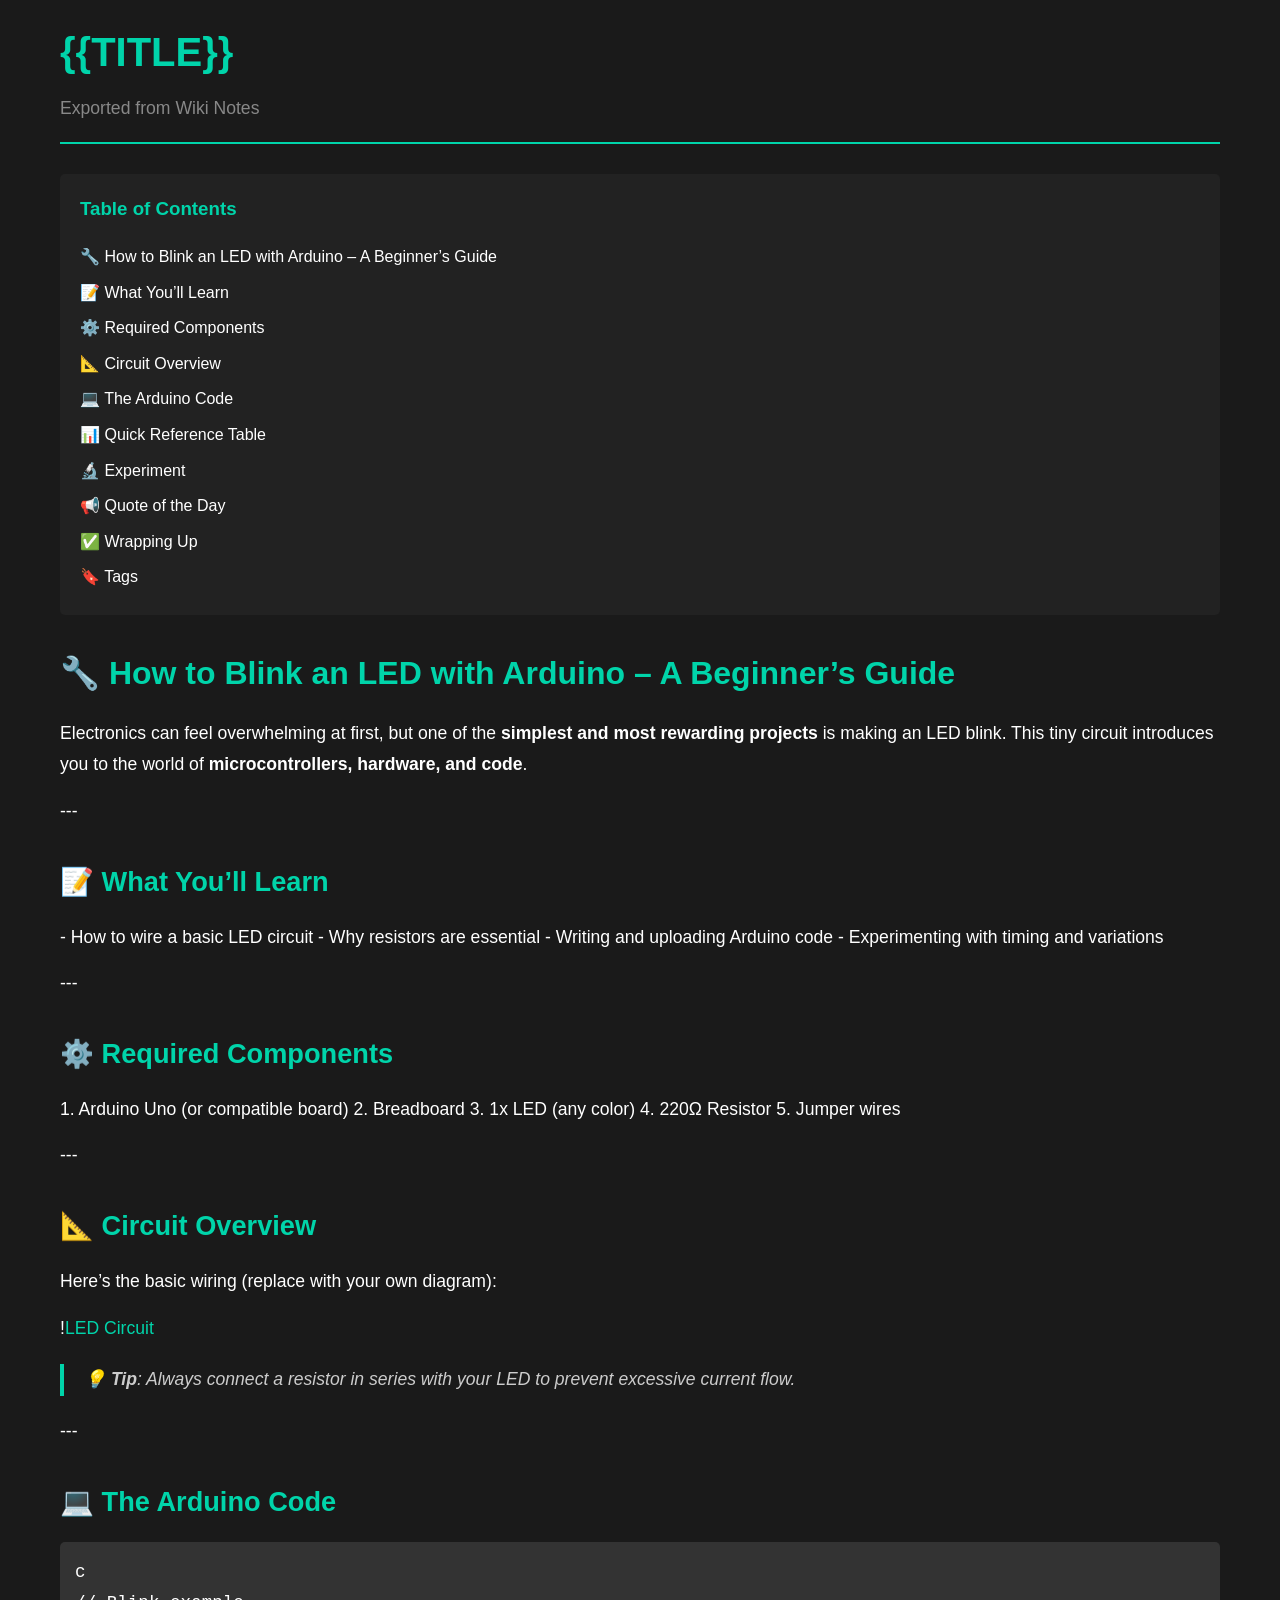
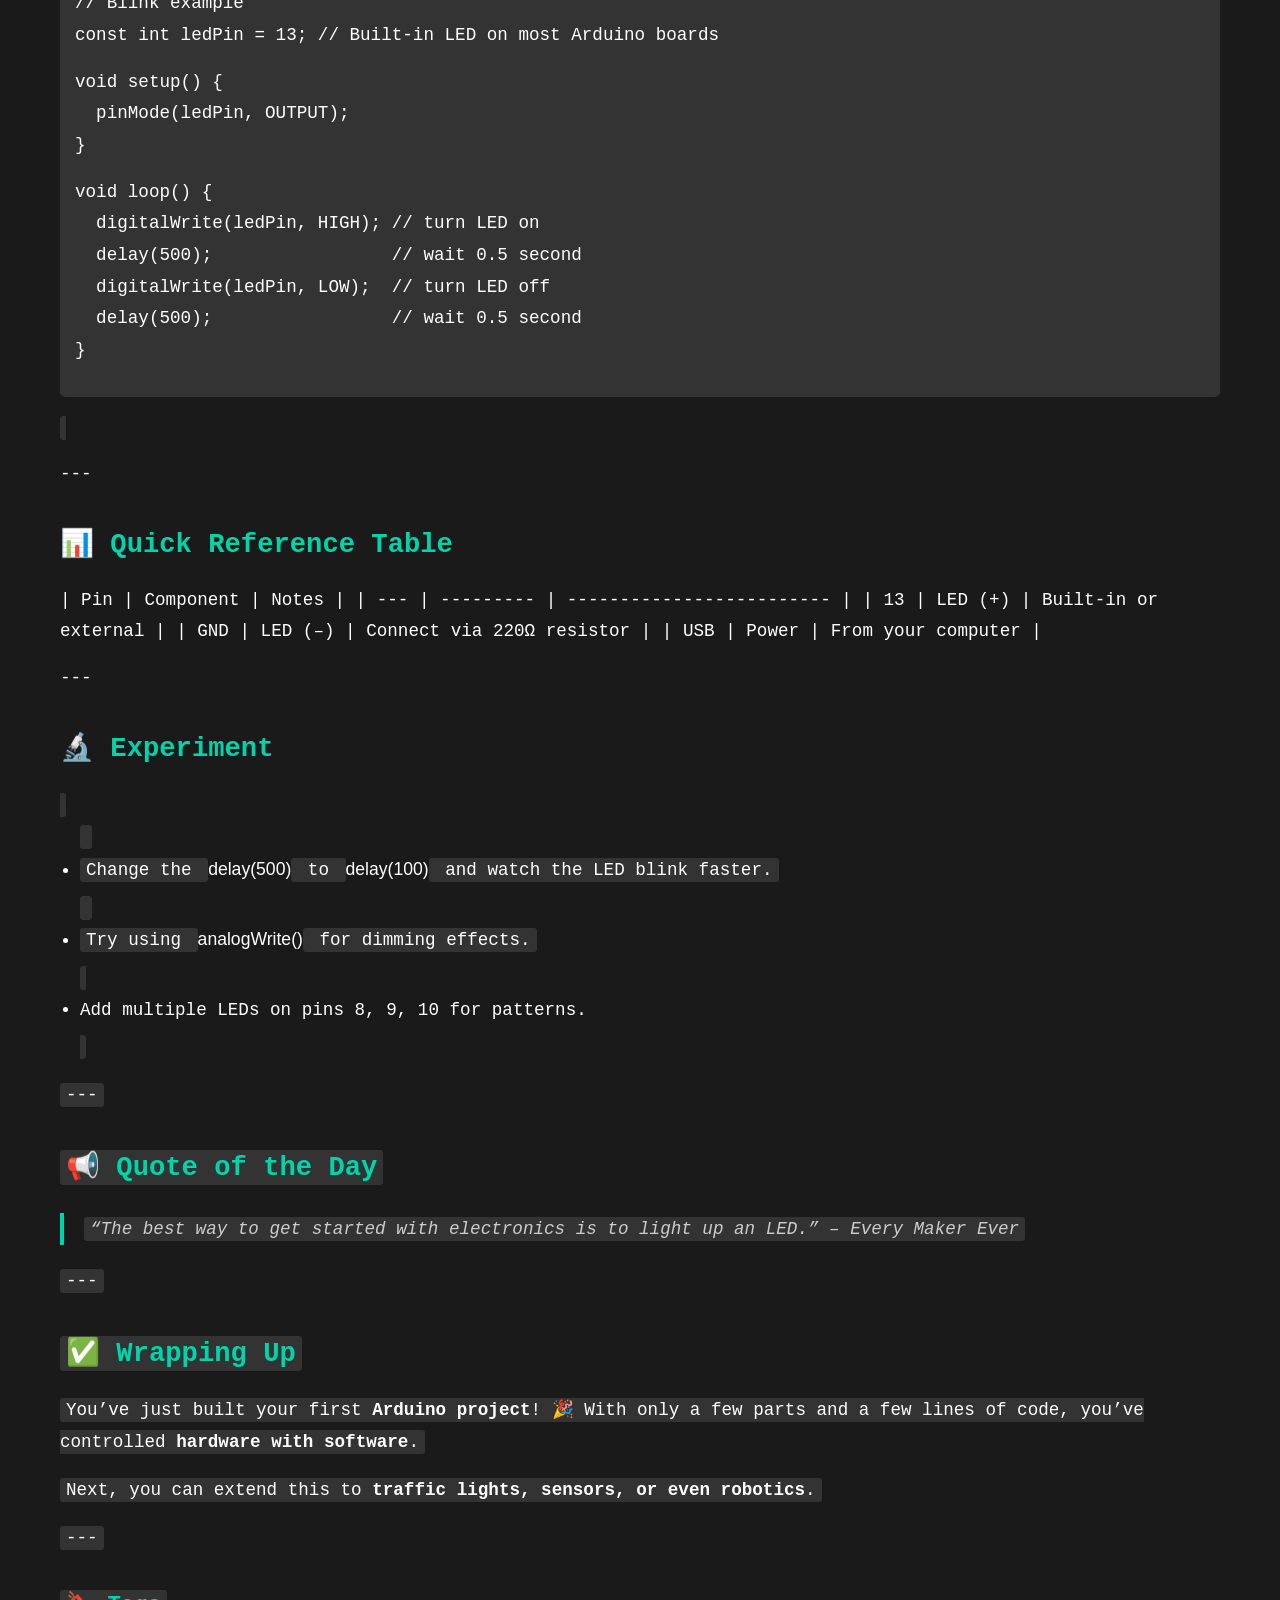
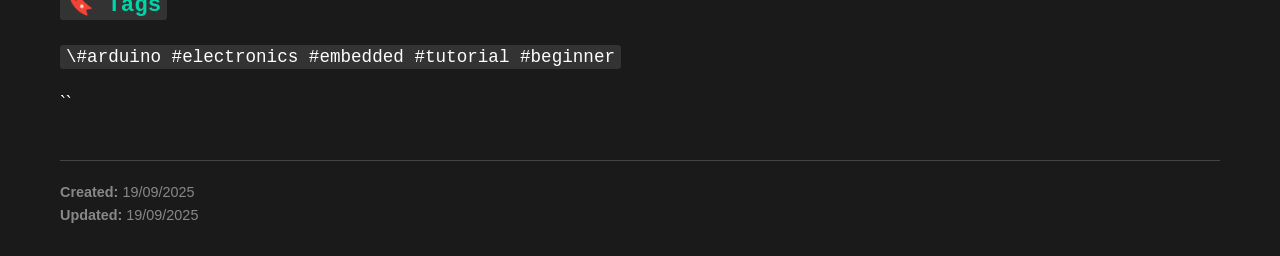
<file: _ressources/example_format.html>
<!DOCTYPE html>
<html lang="en">
<head>
    <meta charset="UTF-8">
    <meta name="viewport" content="width=device-width, initial-scale=1.0">
    <title>Quick Start</title>
    <style>
        * {
            margin: 0;
            padding: 0;
            box-sizing: border-box;
        }
        
        body {
            font-family: -apple-system, BlinkMacSystemFont, 'Segoe UI', 'Roboto', 'Oxygen', 'Ubuntu', 'Cantarell', sans-serif;
            background-color: #1a1a1a;
            color: #ffffff;
            line-height: 1.6;
            max-width: 1200px;
            margin: 0 auto;
            padding: 20px;
        }
        
        .header {
            border-bottom: 2px solid #00d4aa;
            padding-bottom: 20px;
            margin-bottom: 30px;
        }
        
        .title {
            font-size: 2.5rem;
            font-weight: 700;
            color: #00d4aa;
            margin-bottom: 10px;
        }
        
        .subtitle {
            color: #888;
            font-size: 1.1rem;
        }
        
        .content {
            font-size: 1.1rem;
            line-height: 1.8;
        }
        
        .content h1, .content h2, .content h3, .content h4, .content h5, .content h6 {
            color: #00d4aa;
            margin-top: 30px;
            margin-bottom: 15px;
        }
        
        .content h1 { font-size: 2rem; }
        .content h2 { font-size: 1.7rem; }
        .content h3 { font-size: 1.4rem; }
        .content h4 { font-size: 1.2rem; }
        
        .content p {
            margin-bottom: 15px;
        }
        
        .content ul, .content ol {
            margin-left: 20px;
            margin-bottom: 15px;
        }
        
        .content li {
            margin-bottom: 5px;
        }
        
        .content blockquote {
            border-left: 4px solid #00d4aa;
            padding-left: 20px;
            margin: 20px 0;
            color: #ccc;
            font-style: italic;
        }
        
        .content code {
            background-color: #333;
            padding: 2px 6px;
            border-radius: 3px;
            font-family: 'Courier New', monospace;
        }
        
        .content pre {
            background-color: #333;
            padding: 15px;
            border-radius: 5px;
            overflow-x: auto;
            margin: 15px 0;
        }
        
        .content pre code {
            background: none;
            padding: 0;
        }
        
        .content a {
            color: #00d4aa;
            text-decoration: none;
        }
        
        .content a:hover {
            text-decoration: underline;
        }
        
        .content table {
            width: 100%;
            border-collapse: collapse;
            margin: 20px 0;
        }
        
        .content th, .content td {
            border: 1px solid #444;
            padding: 10px;
            text-align: left;
        }
        
        .content th {
            background-color: #333;
            color: #00d4aa;
        }
        
        .metadata {
            margin-top: 40px;
            padding-top: 20px;
            border-top: 1px solid #444;
            color: #888;
            font-size: 0.9rem;
        }
        
        .toc {
            background-color: #222;
            padding: 20px;
            border-radius: 5px;
            margin: 20px 0;
        }
        
        .toc h3 {
            color: #00d4aa;
            margin-bottom: 15px;
        }
        
        .toc ul {
            list-style: none;
            margin-left: 0;
        }
        
        .toc a {
            color: #fff;
            text-decoration: none;
            display: block;
            padding: 5px 0;
        }
        
        .toc a:hover {
            color: #00d4aa;
        }
    </style>
</head>
<body>
    <div class="header">
        <h1 class="title">{{TITLE}}</h1>
        <p class="subtitle">Exported from Wiki Notes</p>
    </div>
    
    <div class="toc"><h3>Table of Contents</h3><ul><li><a href="#how-to-blink-an-led-with-arduino-a-beginner-s-guide">🔧 How to Blink an LED with Arduino – A Beginner’s Guide</a></li>  <li><a href="#what-you-ll-learn">📝 What You’ll Learn</a></li>  <li><a href="#required-components">⚙️ Required Components</a></li>  <li><a href="#circuit-overview">📐 Circuit Overview</a></li>  <li><a href="#the-arduino-code">💻 The Arduino Code</a></li>  <li><a href="#quick-reference-table">📊 Quick Reference Table</a></li>  <li><a href="#experiment">🔬 Experiment</a></li>  <li><a href="#quote-of-the-day">📢 Quote of the Day</a></li>  <li><a href="#wrapping-up">✅ Wrapping Up</a></li>    <li><a href="#tags">🔖 Tags</a></li></ul></div>
    
    <div class="content">
        <p>
<h1>🔧 How to Blink an LED with Arduino – A Beginner’s Guide</h1></p><p>Electronics can feel overwhelming at first, but one of the <strong>simplest and most rewarding projects</strong> is making an LED blink.  
This tiny circuit introduces you to the world of <strong>microcontrollers, hardware, and code</strong>.</p><p>---</p><p><h2>📝 What You’ll Learn</h2>
- How to wire a basic LED circuit
- Why resistors are essential
- Writing and uploading Arduino code
- Experimenting with timing and variations</p><p>---</p><p><h2>⚙️ Required Components</h2>
1. Arduino Uno (or compatible board)  
2. Breadboard  
3. 1x LED (any color)  
4. 220Ω Resistor  
5. Jumper wires  </p><p>---</p><p><h2>📐 Circuit Overview</h2>
Here’s the basic wiring (replace with your own diagram):</p><p>!<a href="https://example.com/led_circuit.png">LED Circuit</a></p><p><blockquote>💡 <strong>Tip</strong>: Always connect a resistor in series with your LED to prevent excessive current flow.</blockquote></p><p>---</p><p><h2>💻 The Arduino Code</h2>
<pre><code>c
// Blink example
const int ledPin = 13; // Built-in LED on most Arduino boards</p><p>void setup() {
  pinMode(ledPin, OUTPUT); 
}</p><p>void loop() {
  digitalWrite(ledPin, HIGH); // turn LED on
  delay(500);                 // wait 0.5 second
  digitalWrite(ledPin, LOW);  // turn LED off
  delay(500);                 // wait 0.5 second
}
</code></pre><code></p><p>---</p><p><h2>📊 Quick Reference Table</h2></p><p>| Pin | Component | Notes                     |
| --- | --------- | ------------------------- |
| 13  | LED (+)   | Built-in or external      |
| GND | LED (–)   | Connect via 220Ω resistor |
| USB | Power     | From your computer        |</p><p>---</p><p><h2>🔬 Experiment</h2></p><p><ul><li>Change the </code>delay(500)<code> to </code>delay(100)<code> and watch the LED blink faster.</li>
<li>Try using </code>analogWrite()<code> for dimming effects.</li>
<li>Add multiple LEDs on pins 8, 9, 10 for patterns.</li></ul></p><p>---</p><p><h2>📢 Quote of the Day</h2></p><p><blockquote>“The best way to get started with electronics is to light up an LED.” – <em>Every Maker Ever</em></blockquote></p><p>---</p><p><h2>✅ Wrapping Up</h2></p><p>You’ve just built your first <strong>Arduino project</strong>! 🎉
With only a few parts and a few lines of code, you’ve controlled <strong>hardware with software</strong>.</p><p>Next, you can extend this to <strong>traffic lights, sensors, or even robotics</strong>.</p><p>---</p><p><h3>🔖 Tags</h3></p><p>\#arduino #electronics #embedded #tutorial #beginner</p><p></code>``
</p>
    </div>
    
    
        <div class="metadata">
          <p><strong>Created:</strong> 19/09/2025</p>
          <p><strong>Updated:</strong> 19/09/2025</p>
          
        </div>
      
</body>
</html>
</file>
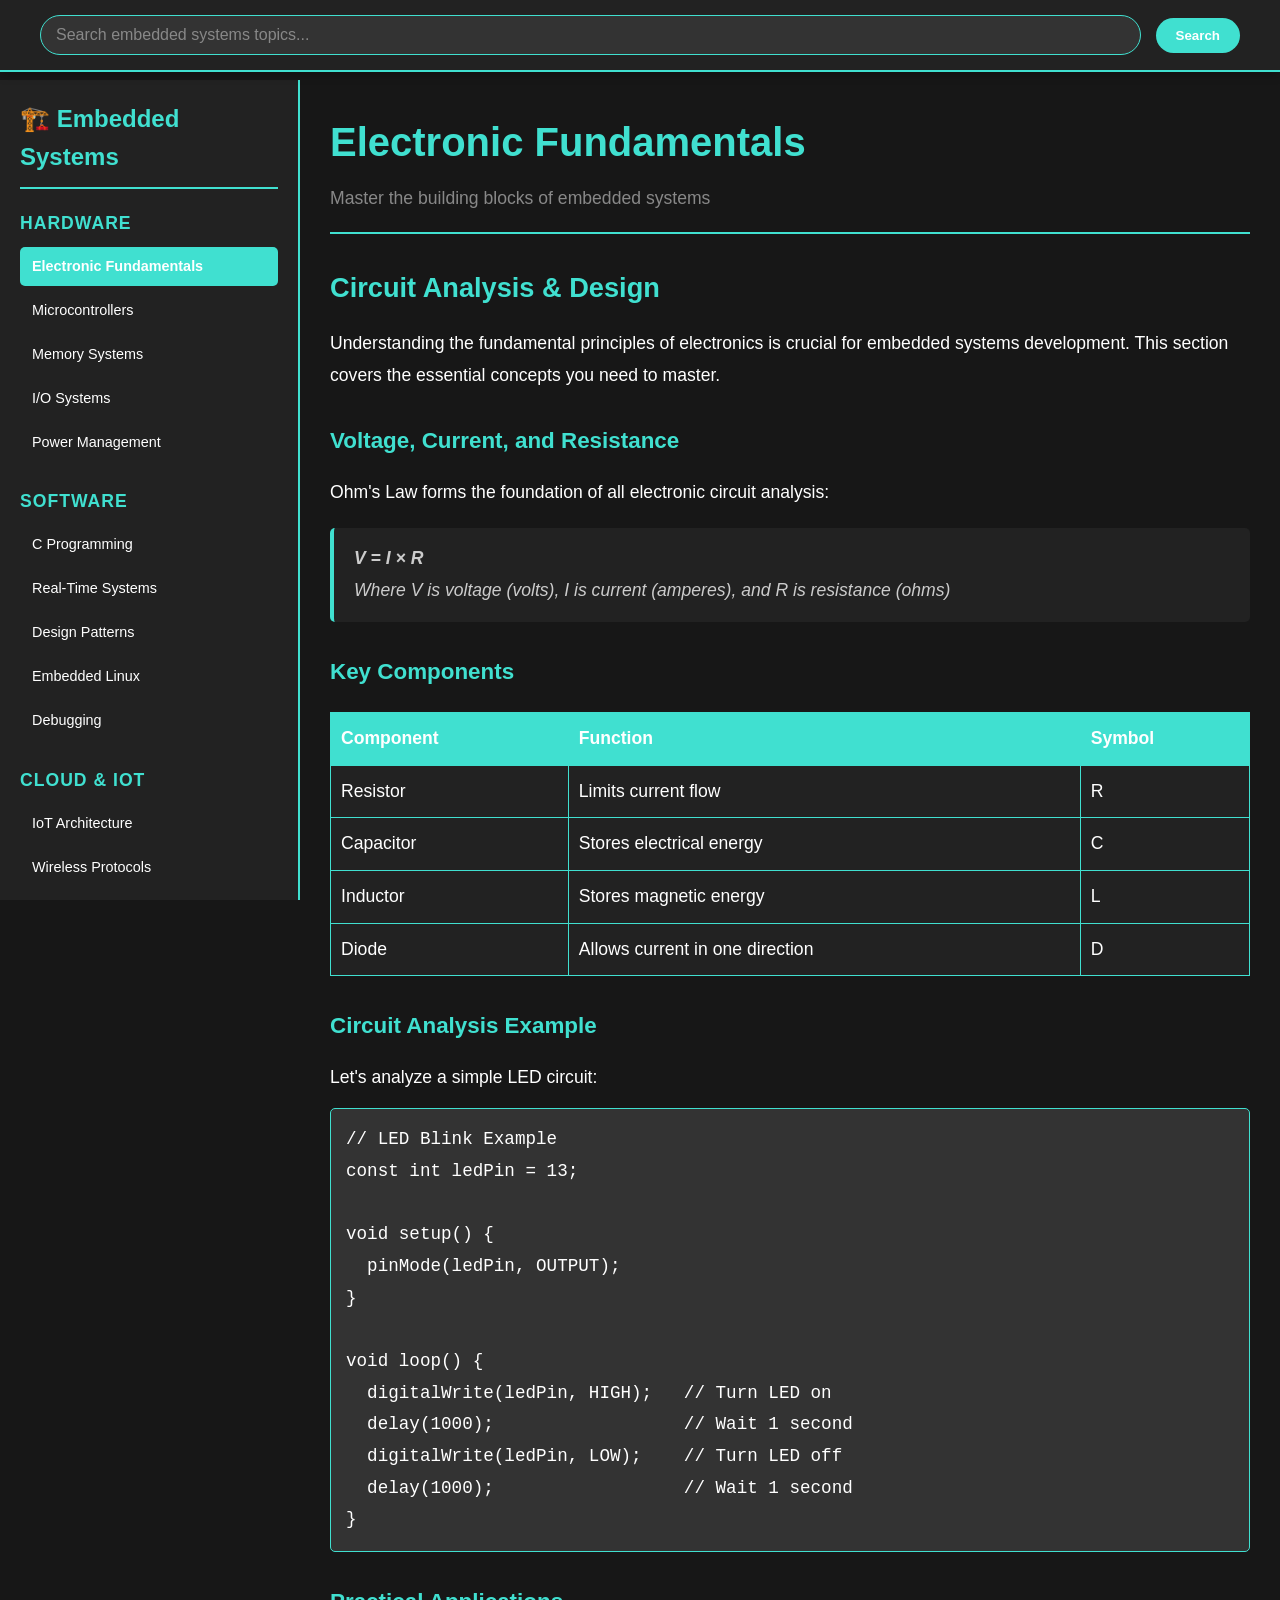
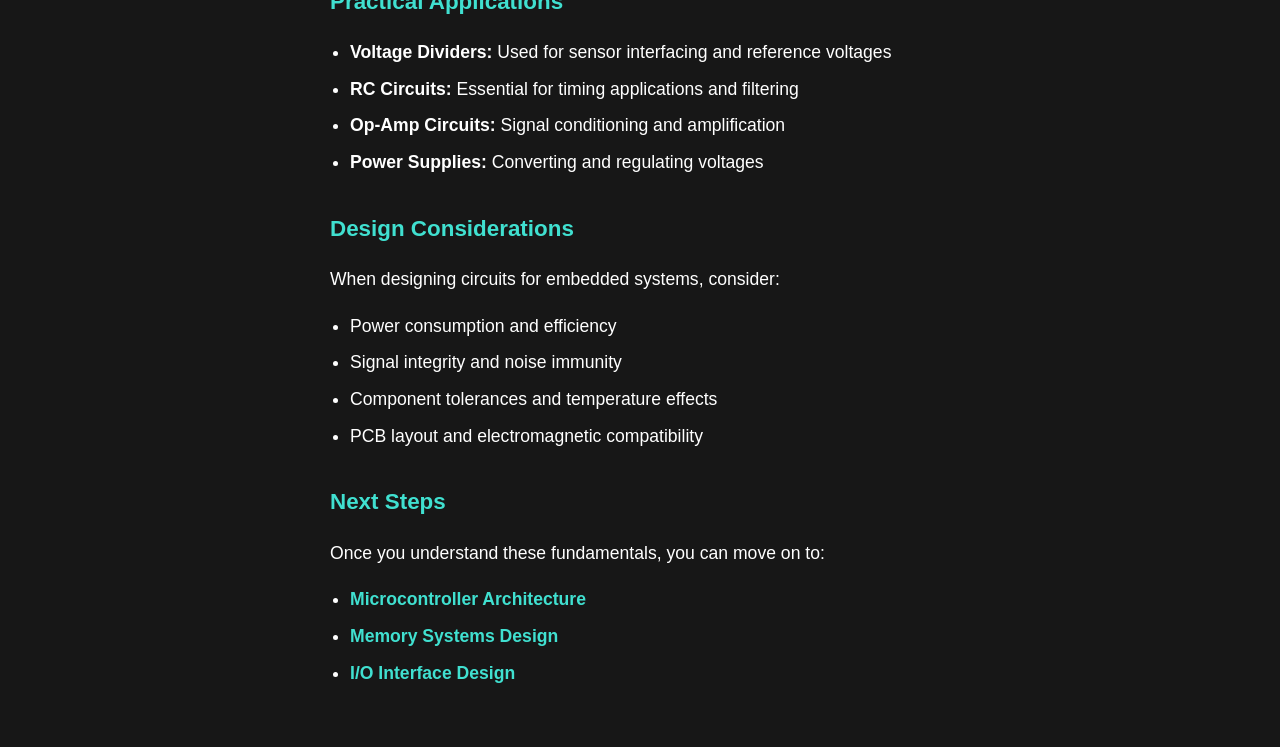
<file: _ressources/example_onepager.html>
<!DOCTYPE html>
<html lang="en">
<head>
    <meta charset="UTF-8">
    <meta name="viewport" content="width=device-width, initial-scale=1.0">
    <title>Embedded Systems Blog - One Page Layout</title>
    <style>
        * {
            margin: 0;
            padding: 0;
            box-sizing: border-box;
        }
        
        body {
            font-family: -apple-system, BlinkMacSystemFont, 'Segoe UI', 'Roboto', 'Oxygen', 'Ubuntu', 'Cantarell', sans-serif;
            background-color: #171717;
            color: #ffffff;
            line-height: 1.6;
            overflow-x: hidden;
        }
        
        /* Sticky Search Bar */
        .search-bar {
            position: fixed;
            top: 0;
            left: 0;
            right: 0;
            background-color: #222;
            border-bottom: 2px solid #40e0d0; /* Turquoise */
            padding: 15px 20px;
            z-index: 1000;
            box-shadow: 0 2px 10px rgba(0, 0, 0, 0.3);
        }
        
        .search-container {
            max-width: 1200px;
            margin: 0 auto;
            display: flex;
            align-items: center;
            gap: 15px;
        }
        
        .search-input {
            flex: 1;
            background-color: #333;
            border: 1px solid #40e0d0;
            color: #ffffff;
            padding: 10px 15px;
            border-radius: 25px;
            font-size: 16px;
            outline: none;
        }
        
        .search-input:focus {
            border-color: #40e0d0;
            box-shadow: 0 0 10px rgba(64, 224, 208, 0.3);
        }
        
        .search-input::placeholder {
            color: #888;
        }
        
        .search-btn {
            background-color: #40e0d0;
            color: white;
            border: none;
            padding: 10px 20px;
            border-radius: 25px;
            cursor: pointer;
            font-weight: 600;
        }
        
        .search-btn:hover {
            background-color: #20b2aa;
        }
        
        /* Main Layout */
        .main-container {
            display: flex;
            margin-top: 80px; /* Account for sticky search bar */
            min-height: calc(100vh - 80px);
        }
        
        /* Left Navigation */
        .nav-sidebar {
            width: 300px;
            background-color: #222;
            border-right: 2px solid #40e0d0;
            padding: 20px;
            overflow-y: auto;
            height: calc(100vh - 80px);
            position: fixed;
            left: 0;
            top: 80px;
        }
        
        .nav-title {
            color: #40e0d0;
            font-size: 1.5rem;
            font-weight: 700;
            margin-bottom: 20px;
            border-bottom: 2px solid #40e0d0;
            padding-bottom: 10px;
        }
        
        .nav-section {
            margin-bottom: 25px;
        }
        
        .nav-section-title {
            color: #40e0d0;
            font-size: 1.1rem;
            font-weight: 600;
            margin-bottom: 10px;
            text-transform: uppercase;
            letter-spacing: 1px;
        }
        
        .nav-links {
            list-style: none;
        }
        
        .nav-links li {
            margin-bottom: 5px;
        }
        
        .nav-links a {
            color: #ffffff;
            text-decoration: none;
            display: block;
            padding: 8px 12px;
            border-radius: 5px;
            transition: all 0.3s ease;
            font-size: 0.9rem;
        }
        
        .nav-links a:hover {
            background-color: #40e0d0;
            color: #ffffff;
            transform: translateX(5px);
        }
        
        .nav-links a.active {
            background-color: #40e0d0;
            color: #ffffff;
            font-weight: 600;
        }
        
        /* Content Area */
        .content-area {
            flex: 1;
            margin-left: 300px;
            padding: 30px;
            max-width: calc(100% - 300px);
        }
        
        .content-header {
            margin-bottom: 30px;
            border-bottom: 2px solid #40e0d0;
            padding-bottom: 20px;
        }
        
        .content-title {
            font-size: 2.5rem;
            font-weight: 700;
            color: #40e0d0;
            margin-bottom: 10px;
        }
        
        .content-subtitle {
            color: #888;
            font-size: 1.1rem;
        }
        
        .content {
            font-size: 1.1rem;
            line-height: 1.8;
        }
        
        .content h1, .content h2, .content h3, .content h4, .content h5, .content h6 {
            color: #40e0d0;
            margin-top: 30px;
            margin-bottom: 15px;
        }
        
        .content h1 { font-size: 2rem; }
        .content h2 { font-size: 1.7rem; }
        .content h3 { font-size: 1.4rem; }
        .content h4 { font-size: 1.2rem; }
        
        .content p {
            margin-bottom: 15px;
        }
        
        .content ul, .content ol {
            margin-left: 20px;
            margin-bottom: 15px;
        }
        
        .content li {
            margin-bottom: 5px;
        }
        
        .content blockquote {
            border-left: 4px solid #40e0d0;
            padding-left: 20px;
            margin: 20px 0;
            color: #ccc;
            font-style: italic;
            background-color: #222;
            padding: 15px 20px;
            border-radius: 5px;
        }
        
        .content code {
            background-color: #333;
            padding: 2px 6px;
            border-radius: 3px;
            font-family: 'Courier New', monospace;
            color: #40e0d0;
        }
        
        .content pre {
            background-color: #333;
            padding: 15px;
            border-radius: 5px;
            overflow-x: auto;
            margin: 15px 0;
            border: 1px solid #40e0d0;
        }
        
        .content pre code {
            background: none;
            padding: 0;
            color: #ffffff;
        }
        
        .content a {
            color: #40e0d0;
            text-decoration: none;
            font-weight: 600;
        }
        
        .content a:hover {
            text-decoration: underline;
            color: #20b2aa;
        }
        
        .content table {
            width: 100%;
            border-collapse: collapse;
            margin: 20px 0;
            background-color: #222;
        }
        
        .content th, .content td {
            border: 1px solid #40e0d0;
            padding: 10px;
            text-align: left;
        }
        
        .content th {
            background-color: #40e0d0;
            color: #ffffff;
            font-weight: 600;
        }
        
        .content td {
            color: #ffffff;
        }
        
        /* Responsive Design */
        @media (max-width: 768px) {
            .nav-sidebar {
                transform: translateX(-100%);
                transition: transform 0.3s ease;
            }
            
            .nav-sidebar.open {
                transform: translateX(0);
            }
            
            .content-area {
                margin-left: 0;
                max-width: 100%;
            }
            
            .search-container {
                flex-direction: column;
                gap: 10px;
            }
            
            .search-input {
                width: 100%;
            }
        }
        
        /* Scrollbar Styling */
        ::-webkit-scrollbar {
            width: 8px;
        }
        
        ::-webkit-scrollbar-track {
            background: #222;
        }
        
        ::-webkit-scrollbar-thumb {
            background: #40e0d0;
            border-radius: 4px;
        }
        
        ::-webkit-scrollbar-thumb:hover {
            background: #20b2aa;
        }
        
        /* Mobile Menu Toggle */
        .mobile-menu-btn {
            display: none;
            background: none;
            border: none;
            color: #40e0d0;
            font-size: 1.5rem;
            cursor: pointer;
        }
        
        @media (max-width: 768px) {
            .mobile-menu-btn {
                display: block;
            }
        }
    </style>
</head>
<body>
    <!-- Sticky Search Bar -->
    <div class="search-bar">
        <div class="search-container">
            <button class="mobile-menu-btn" onclick="toggleNav()">☰</button>
            <input type="text" class="search-input" placeholder="Search embedded systems topics..." />
            <button class="search-btn">Search</button>
        </div>
    </div>
    
    <!-- Main Container -->
    <div class="main-container">
        <!-- Left Navigation -->
        <nav class="nav-sidebar" id="navSidebar">
            <h2 class="nav-title">🏗️ Embedded Systems</h2>
            
            <div class="nav-section">
                <h3 class="nav-section-title">Hardware</h3>
                <ul class="nav-links">
                    <li><a href="#electronics" class="active">Electronic Fundamentals</a></li>
                    <li><a href="#microcontrollers">Microcontrollers</a></li>
                    <li><a href="#memory">Memory Systems</a></li>
                    <li><a href="#io">I/O Systems</a></li>
                    <li><a href="#power">Power Management</a></li>
                </ul>
            </div>
            
            <div class="nav-section">
                <h3 class="nav-section-title">Software</h3>
                <ul class="nav-links">
                    <li><a href="#programming">C Programming</a></li>
                    <li><a href="#rtos">Real-Time Systems</a></li>
                    <li><a href="#patterns">Design Patterns</a></li>
                    <li><a href="#linux">Embedded Linux</a></li>
                    <li><a href="#debugging">Debugging</a></li>
                </ul>
            </div>
            
            <div class="nav-section">
                <h3 class="nav-section-title">Cloud & IoT</h3>
                <ul class="nav-links">
                    <li><a href="#iot">IoT Architecture</a></li>
                    <li><a href="#wireless">Wireless Protocols</a></li>
                    <li><a href="#cloud">Cloud Integration</a></li>
                    <li><a href="#data">Data Management</a></li>
                </ul>
            </div>
            
            <div class="nav-section">
                <h3 class="nav-section-title">Security</h3>
                <ul class="nav-links">
                    <li><a href="#crypto">Cryptography</a></li>
                    <li><a href="#hardware-security">Hardware Security</a></li>
                    <li><a href="#iot-security">IoT Security</a></li>
                    <li><a href="#penetration">Penetration Testing</a></li>
                </ul>
            </div>
            
            <div class="nav-section">
                <h3 class="nav-section-title">Resources</h3>
                <ul class="nav-links">
                    <li><a href="#books">Book Library</a></li>
                    <li><a href="#tools">Development Tools</a></li>
                    <li><a href="#standards">Standards</a></li>
                    <li><a href="#learning">Learning Paths</a></li>
                </ul>
            </div>
        </nav>
        
        <!-- Content Area -->
        <main class="content-area">
            <div class="content-header">
                <h1 class="content-title">Electronic Fundamentals</h1>
                <p class="content-subtitle">Master the building blocks of embedded systems</p>
            </div>
            
            <div class="content">
                <h2>Circuit Analysis & Design</h2>
                <p>Understanding the fundamental principles of electronics is crucial for embedded systems development. This section covers the essential concepts you need to master.</p>
                
                <h3>Voltage, Current, and Resistance</h3>
                <p>Ohm's Law forms the foundation of all electronic circuit analysis:</p>
                
                <blockquote>
                    <strong>V = I × R</strong><br>
                    Where V is voltage (volts), I is current (amperes), and R is resistance (ohms)
                </blockquote>
                
                <h3>Key Components</h3>
                <table>
                    <thead>
                        <tr>
                            <th>Component</th>
                            <th>Function</th>
                            <th>Symbol</th>
                        </tr>
                    </thead>
                    <tbody>
                        <tr>
                            <td>Resistor</td>
                            <td>Limits current flow</td>
                            <td>R</td>
                        </tr>
                        <tr>
                            <td>Capacitor</td>
                            <td>Stores electrical energy</td>
                            <td>C</td>
                        </tr>
                        <tr>
                            <td>Inductor</td>
                            <td>Stores magnetic energy</td>
                            <td>L</td>
                        </tr>
                        <tr>
                            <td>Diode</td>
                            <td>Allows current in one direction</td>
                            <td>D</td>
                        </tr>
                    </tbody>
                </table>
                
                <h3>Circuit Analysis Example</h3>
                <p>Let's analyze a simple LED circuit:</p>
                
                <pre><code>// LED Blink Example
const int ledPin = 13;

void setup() {
  pinMode(ledPin, OUTPUT);
}

void loop() {
  digitalWrite(ledPin, HIGH);   // Turn LED on
  delay(1000);                  // Wait 1 second
  digitalWrite(ledPin, LOW);    // Turn LED off
  delay(1000);                  // Wait 1 second
}</code></pre>
                
                <h3>Practical Applications</h3>
                <ul>
                    <li><strong>Voltage Dividers:</strong> Used for sensor interfacing and reference voltages</li>
                    <li><strong>RC Circuits:</strong> Essential for timing applications and filtering</li>
                    <li><strong>Op-Amp Circuits:</strong> Signal conditioning and amplification</li>
                    <li><strong>Power Supplies:</strong> Converting and regulating voltages</li>
                </ul>
                
                <h3>Design Considerations</h3>
                <p>When designing circuits for embedded systems, consider:</p>
                <ul>
                    <li>Power consumption and efficiency</li>
                    <li>Signal integrity and noise immunity</li>
                    <li>Component tolerances and temperature effects</li>
                    <li>PCB layout and electromagnetic compatibility</li>
                </ul>
                
                <h3>Next Steps</h3>
                <p>Once you understand these fundamentals, you can move on to:</p>
                <ul>
                    <li><a href="#microcontrollers">Microcontroller Architecture</a></li>
                    <li><a href="#memory">Memory Systems Design</a></li>
                    <li><a href="#io">I/O Interface Design</a></li>
                </ul>
            </div>
        </main>
    </div>
    
    <script>
        function toggleNav() {
            const nav = document.getElementById('navSidebar');
            nav.classList.toggle('open');
        }
        
        // Close mobile nav when clicking outside
        document.addEventListener('click', function(event) {
            const nav = document.getElementById('navSidebar');
            const menuBtn = document.querySelector('.mobile-menu-btn');
            
            if (window.innerWidth <= 768 && 
                !nav.contains(event.target) && 
                !menuBtn.contains(event.target)) {
                nav.classList.remove('open');
            }
        });
        
        // Smooth scrolling for navigation links
        document.querySelectorAll('.nav-links a').forEach(link => {
            link.addEventListener('click', function(e) {
                e.preventDefault();
                
                // Remove active class from all links
                document.querySelectorAll('.nav-links a').forEach(l => l.classList.remove('active'));
                
                // Add active class to clicked link
                this.classList.add('active');
                
                // Close mobile nav if open
                if (window.innerWidth <= 768) {
                    document.getElementById('navSidebar').classList.remove('open');
                }
            });
        });
        
        // Search functionality
        document.querySelector('.search-btn').addEventListener('click', function() {
            const searchTerm = document.querySelector('.search-input').value;
            if (searchTerm.trim()) {
                alert('Searching for: ' + searchTerm);
                // Implement actual search functionality here
            }
        });
        
        // Search on Enter key
        document.querySelector('.search-input').addEventListener('keypress', function(e) {
            if (e.key === 'Enter') {
                document.querySelector('.search-btn').click();
            }
        });
    </script>
</body>
</html>
</file>
